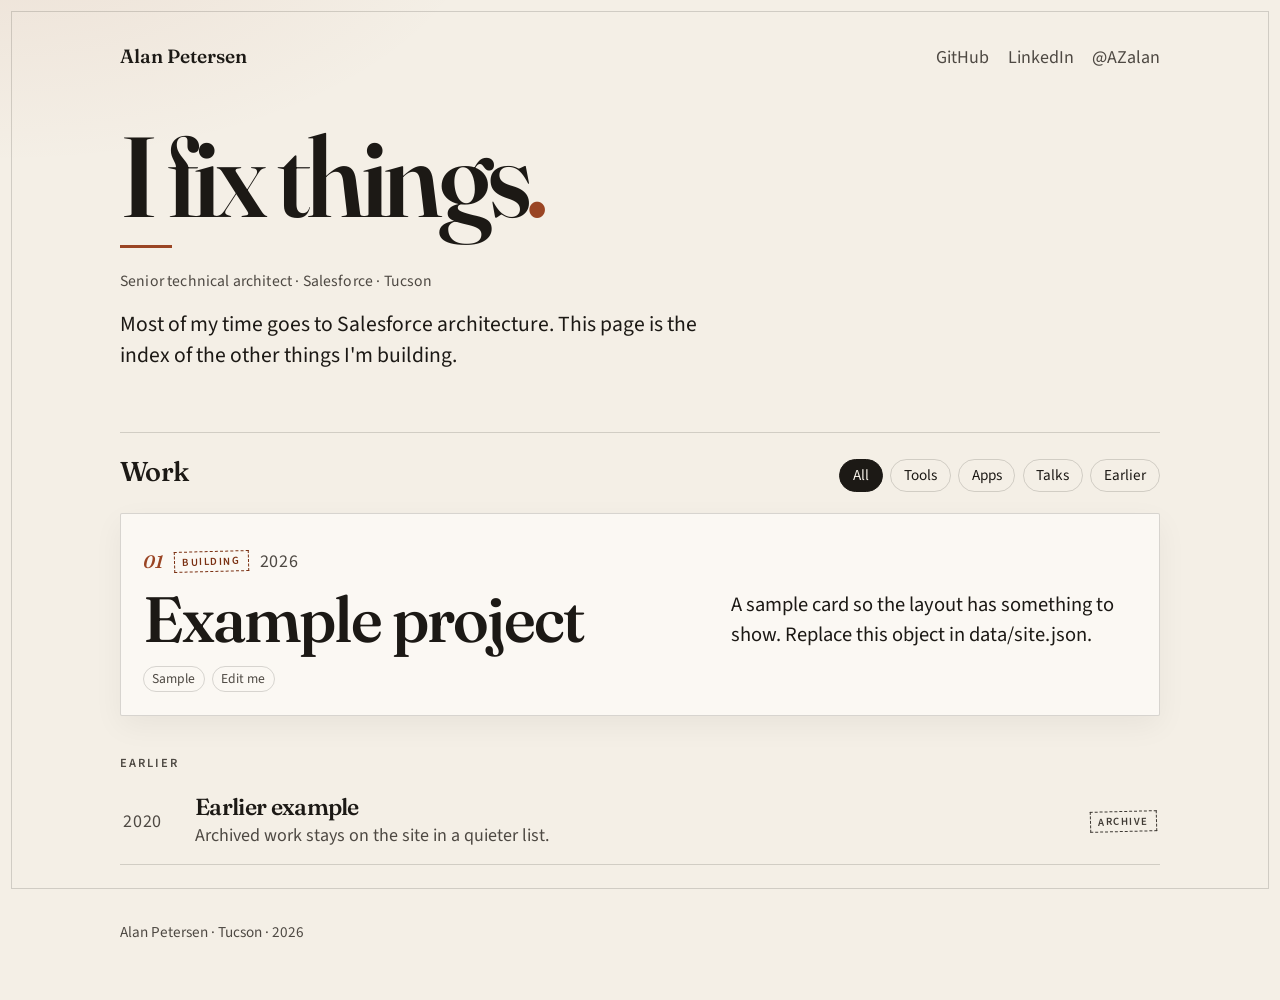
<file: index.html>
<!DOCTYPE html>
<html lang="en">
<head>
  <meta charset="utf-8">
  <meta name="viewport" content="width=device-width, initial-scale=1">
  <title>Alan Petersen</title>
  <meta name="description" content="Alan Petersen. I fix things.">
  <meta property="og:title" content="Alan Petersen">
  <meta property="og:description" content="I fix things.">
  <meta property="og:type" content="website">
  <meta name="theme-color" content="#f4efe6" media="(prefers-color-scheme: light)">
  <meta name="theme-color" content="#141210" media="(prefers-color-scheme: dark)">
  <link rel="icon" href="favicon.svg" type="image/svg+xml">
  <link rel="preconnect" href="https://fonts.googleapis.com">
  <link rel="preconnect" href="https://fonts.gstatic.com" crossorigin>
  <link href="https://fonts.googleapis.com/css2?family=Fraunces:ital,opsz,wght@0,9..144,560;0,9..144,640;1,9..144,560&family=Source+Sans+3:ital,wght@0,400;0,600;1,400&display=swap" rel="stylesheet">
  <link rel="stylesheet" href="style.css">
</head>
<body>
  <a class="skip" href="#content">Skip to content</a>
  <div class="frame" aria-hidden="true"></div>
  <div class="page">
    <header class="masthead"></header>
    <main id="content">
      <p class="loading">Loading…</p>
    </main>
    <footer></footer>
  </div>
  <noscript>
    <p class="noscript">This page reads <code>data/site.json</code>. Enable JavaScript to see it.</p>
  </noscript>
  <script src="site.js" defer></script>
</body>
</html>
</file>
<file: style.css>
:root {
  --bg: #f4efe6;
  --bg-raised: #fbf8f3;
  --ink: #1c1915;
  --ink-soft: #4e4943;
  --line: rgba(28, 25, 21, 0.16);
  --copper: #9a4524;
  --copper-deep: #7a3012;
  --stamp-building: #7a3012;
  --stamp-shipped: #1e5a3a;
  --stamp-talk: #1c1915;
  --stamp-archive: #3f3a34;
  --serif: "Fraunces", "Iowan Old Style", Palatino, Georgia, serif;
  --sans: "Source Sans 3", "Source Sans Pro", system-ui, sans-serif;
  --shadow: 0 10px 30px rgba(28, 25, 21, 0.05);
  color-scheme: light;
}

@media (prefers-color-scheme: dark) {
  :root {
    --bg: #141210;
    --bg-raised: #1e1b17;
    --ink: #f3efe6;
    --ink-soft: #c9c0b4;
    --line: rgba(243, 239, 230, 0.16);
    --copper: #e08a62;
    --copper-deep: #f0a27a;
    --stamp-building: #f0a27a;
    --stamp-shipped: #8dcead;
    --stamp-talk: #f3efe6;
    --stamp-archive: #c9c0b4;
    --shadow: 0 10px 30px rgba(0, 0, 0, 0.28);
    color-scheme: dark;
  }
}

* { box-sizing: border-box; }

html { scroll-behavior: auto; }

body {
  margin: 0;
  min-height: 100vh;
  font-family: var(--sans);
  font-size: 1.125rem;
  line-height: 1.5;
  color: var(--ink);
  background:
    radial-gradient(900px 480px at 0% -10%, rgba(154, 69, 36, 0.09), transparent 55%),
    var(--bg);
}

::selection {
  background: rgba(154, 69, 36, 0.22);
  color: var(--ink);
}

:focus-visible {
  outline: 2px solid var(--copper);
  outline-offset: 3px;
}

.skip {
  position: absolute;
  left: 1rem;
  top: -4rem;
  z-index: 30;
  background: var(--bg-raised);
  color: var(--ink);
  padding: 0.4rem 0.7rem;
}

.skip:focus { top: 1rem; }

.frame {
  position: fixed;
  inset: 0.7rem;
  border: 1px solid var(--line);
  pointer-events: none;
  z-index: 20;
}

.page {
  width: min(1040px, calc(100% - 3rem));
  margin: 0 auto;
  padding: 2.6rem 0 3.5rem;
  min-height: 100vh;
  display: flex;
  flex-direction: column;
}

main { flex: 1; }

.masthead {
  display: flex;
  justify-content: space-between;
  align-items: baseline;
  gap: 1.5rem;
  margin-bottom: 3.5rem;
}

.name {
  font-family: var(--serif);
  font-size: 1.2rem;
  font-weight: 560;
  color: inherit;
  text-decoration: none;
}

.links {
  display: flex;
  flex-wrap: wrap;
  gap: 0.35rem 1.15rem;
}

.links a {
  color: var(--ink-soft);
  text-decoration: none;
}

.links a:hover { color: var(--copper-deep); }

.headline {
  margin: 0 0 1.35rem;
  font-family: var(--serif);
  font-weight: 560;
  font-size: clamp(3.6rem, 9vw, 7.1rem);
  letter-spacing: -0.04em;
  line-height: 0.88;
  text-wrap: balance;
}

.headline::after {
  content: "";
  display: block;
  width: 3.25rem;
  height: 3px;
  margin-top: 1.15rem;
  background: var(--copper);
}

.dot { color: var(--copper); }

.meta {
  margin: 0 0 1rem;
  color: var(--ink-soft);
  font-size: 0.98rem;
  letter-spacing: 0.01em;
}

.summary {
  margin: 0;
  max-width: 38rem;
  font-size: 1.35rem;
  line-height: 1.45;
  text-wrap: pretty;
}

.work-head {
  display: flex;
  justify-content: space-between;
  align-items: flex-end;
  gap: 1rem 1.5rem;
  margin: 3.75rem 0 1.35rem;
  padding-top: 1.15rem;
  border-top: 1px solid var(--line);
}

.work-title {
  margin: 0;
  font-family: var(--serif);
  font-weight: 560;
  font-size: 1.7rem;
  letter-spacing: -0.02em;
}

.filters {
  display: flex;
  flex-wrap: wrap;
  gap: 0.45rem;
}

.filter {
  appearance: none;
  border: 1px solid var(--line);
  background: transparent;
  color: var(--ink);
  font: inherit;
  font-size: 0.95rem;
  line-height: 1;
  padding: 0.5rem 0.8rem;
  border-radius: 999px;
  cursor: pointer;
}

.filter:hover { border-color: var(--copper); }

.filter[aria-pressed="true"] {
  background: var(--ink);
  border-color: var(--ink);
  color: var(--bg);
}

.grid {
  display: grid;
  grid-template-columns: repeat(auto-fit, minmax(min(100%, 280px), 1fr));
  gap: 1rem;
}

.card {
  display: flex;
  flex-direction: column;
  align-items: flex-start;
  gap: 0.75rem;
  min-height: 100%;
  padding: 1.25rem 1.35rem 1.4rem;
  background: var(--bg-raised);
  color: inherit;
  text-decoration: none;
  border: 1px solid var(--line);
  border-radius: 2px;
  box-shadow: var(--shadow);
  overflow: hidden;
  transition: border-color 0.15s ease, transform 0.15s ease;
}

.card.featured { grid-column: 1 / -1; }

@media (min-width: 800px) {
  .card.featured {
    display: grid;
    grid-template-columns: minmax(0, 1.35fr) minmax(0, 1fr);
    grid-template-areas:
      "image image"
      "meta meta"
      "title summary"
      "tags tags";
    column-gap: 2.5rem;
    row-gap: 0.85rem;
    align-items: end;
  }

  .card.featured .card-image { grid-area: image; }
  .card.featured .card-meta { grid-area: meta; }
  .card.featured h3 { grid-area: title; }
  .card.featured .card-summary { grid-area: summary; }
  .card.featured .tags { grid-area: tags; margin-top: 0.2rem; }
}

.card:hover { border-color: var(--copper); }

.card-image {
  width: calc(100% + 2.7rem);
  margin: -1.25rem -1.35rem 0.15rem;
  aspect-ratio: 16 / 9;
  object-fit: cover;
  display: block;
}

.card-meta,
.kicker {
  display: flex;
  flex-wrap: wrap;
  align-items: center;
  gap: 0.7rem;
  margin: 0;
}

.num {
  font-family: var(--serif);
  font-style: italic;
  font-weight: 560;
  color: var(--copper);
}

.year {
  color: var(--ink-soft);
  font-variant-numeric: tabular-nums;
  letter-spacing: 0.04em;
}

.stamp {
  display: inline-block;
  padding: 0.18rem 0.45rem;
  border: 1px dashed currentColor;
  color: var(--stamp-archive);
  font-size: 0.68rem;
  font-weight: 600;
  letter-spacing: 0.14em;
  line-height: 1.2;
  text-transform: uppercase;
  transform: rotate(-1.5deg);
}

.stamp[data-status="building"] { color: var(--stamp-building); }
.stamp[data-status="shipped"] { color: var(--stamp-shipped); }
.stamp[data-status="talk"] { color: var(--stamp-talk); }
.stamp[data-status="archive"] { color: var(--stamp-archive); }

.card h3,
.row-title,
.detail h2 {
  font-family: var(--serif);
  font-weight: 560;
  letter-spacing: -0.03em;
}

.card h3 {
  margin: 0;
  font-size: 1.85rem;
  line-height: 1.05;
}

.card.featured h3 {
  font-size: clamp(2.5rem, 5vw, 4.15rem);
  line-height: 0.95;
}

.card-summary {
  margin: 0;
  color: var(--ink-soft);
}

.card.featured .card-summary {
  max-width: 38rem;
  color: var(--ink);
  font-size: 1.28rem;
  line-height: 1.45;
}

.card .tags { margin-top: auto; }

.tags {
  display: flex;
  flex-wrap: wrap;
  gap: 0.4rem;
  margin: 0.2rem 0 0;
  padding: 0;
  list-style: none;
}

.tags li {
  padding: 0.12rem 0.55rem;
  border: 1px solid var(--line);
  border-radius: 999px;
  color: var(--ink-soft);
  font-size: 0.85rem;
}

.section-label {
  margin: 2.4rem 0 0.35rem;
  color: var(--ink-soft);
  font-size: 0.78rem;
  font-weight: 600;
  letter-spacing: 0.16em;
  text-transform: uppercase;
}

.rows { display: flex; flex-direction: column; }

.row {
  display: grid;
  grid-template-columns: 3.4rem minmax(0, 1fr) auto;
  gap: 0.35rem 1.1rem;
  align-items: center;
  padding: 0.95rem 0.2rem;
  border-bottom: 1px solid var(--line);
  color: inherit;
  text-decoration: none;
}

.row:hover .row-title { color: var(--copper-deep); }

.row-body {
  display: flex;
  flex-direction: column;
  gap: 0.1rem;
  min-width: 0;
}

.row-title { font-size: 1.45rem; line-height: 1.15; }

.row-summary { color: var(--ink-soft); }

.empty,
.loading,
.error {
  margin: 0.5rem 0 0;
  color: var(--ink-soft);
}

.detail { padding-top: 0.4rem; }

.detail-inner { max-width: 46rem; }

.back {
  display: inline-flex;
  align-items: center;
  gap: 0.4rem;
  margin-bottom: 1.6rem;
  color: var(--ink-soft);
  text-decoration: none;
}

.back::before { content: "←"; }

.back:hover { color: var(--copper-deep); }

.detail h2 {
  margin: 0.55rem 0 1.2rem;
  font-size: clamp(2.7rem, 6vw, 4.8rem);
  line-height: 0.94;
  text-wrap: balance;
}

.detail-image {
  display: block;
  width: 100%;
  max-height: 440px;
  margin: 0 0 1.4rem;
  object-fit: cover;
  border: 1px solid var(--line);
}

.prose {
  max-width: 40rem;
  font-size: 1.22rem;
  text-wrap: pretty;
}

.prose p { margin: 0 0 1rem; }

.detail .tags { margin-top: 0.6rem; }

.detail-links {
  display: flex;
  flex-wrap: wrap;
  gap: 0.8rem 1.4rem;
  margin-top: 1.6rem;
}

.detail-links a {
  color: var(--ink);
  text-underline-offset: 0.18em;
}

.detail-links a.external::after { content: " ↗"; }

footer {
  margin-top: auto;
  padding-top: 3.5rem;
  color: var(--ink-soft);
  font-size: 0.95rem;
}

footer p { margin: 0; }

.noscript {
  width: min(1040px, calc(100% - 3rem));
  margin: 1rem auto;
}

@media (max-width: 700px) {
  .frame { inset: 0.45rem; }
  .page { width: min(1040px, calc(100% - 1.8rem)); padding-top: 1.8rem; }
  .masthead {
    flex-direction: column;
    align-items: flex-start;
    gap: 0.7rem;
    margin-bottom: 2.4rem;
  }
  .headline { font-size: 3.35rem; }
  .summary { font-size: 1.15rem; }
  .work-head {
    flex-direction: column;
    align-items: flex-start;
    margin-top: 2.6rem;
  }
  .row { grid-template-columns: 3.2rem minmax(0, 1fr); }
  .row .stamp { grid-column: 2; justify-self: start; }
}

@media (prefers-reduced-motion: reduce) {
  .card,
  .stamp { transition: none; transform: none; }
  .stamp { transform: none; }
}
</file>
